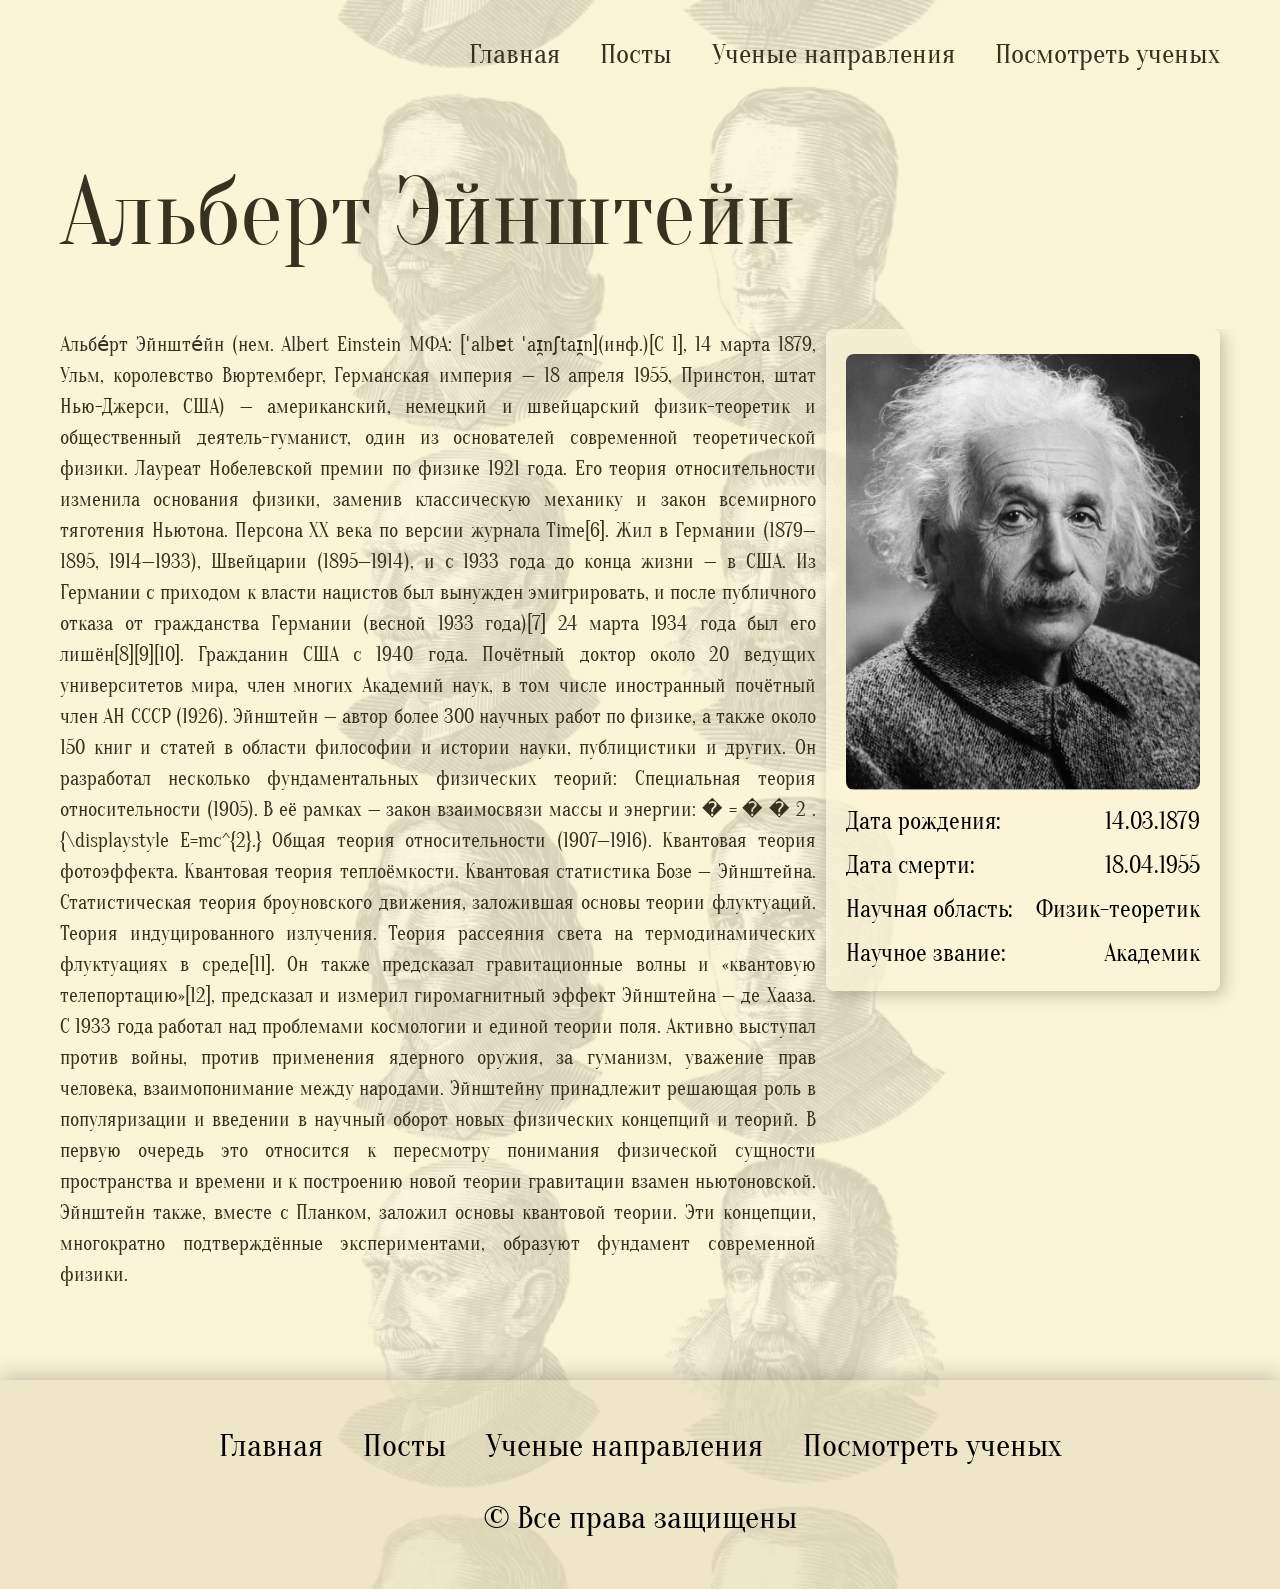
<file: einstein.html>
<!DOCTYPE html>
<html lang="en">
  <head>
    <meta charset="UTF-8" />
    <meta name="viewport" content="width=device-width, initial-scale=1.0" />
    <link rel="shortcut icon" href="https://www.svgrepo.com/download/104936/atom.svg" type="image/png">

    <link rel="stylesheet" href="./css/reset.css" />
    <link rel="stylesheet" href="./css/fonts.css" />
    <link rel="stylesheet" href="./css/style.css" />
    <title>Альберт Эйнштейн - Звезды науки</title>
  </head>
  <body>
    <header class="header">
      <div class="container">
        <div class="nav">
          <img src="./images/burger.svg" alt="" class="nav-button" />
          <ul class="nav-ul">
            <li><a href="./index.html" class="nav-li">Главная</a></li>
            <li><a href="./posts.html" class="nav-li">Посты</a></li>
            <li>
              <a href="./science.html" class="nav-li">Ученые направления</a>
            </li>
            <li>
              <a href="./scientists.html" class="nav-li">Посмотреть ученых</a>
            </li>
          </ul>
        </div>
        <div class="header-content">
          <div class="header-left">
            <h1 class="header-title">Альберт Эйнштейн</h1>
          </div>
        </div>
      </div>
    </header>
    <main>
      <div class="container">
        <div class="article-body">
          <p class="text">
            Альбе́рт Эйнште́йн (нем. Albert Einstein МФА: [ˈalbɐt
            ˈaɪ̯nʃtaɪ̯n](инф.)[C 1], 14 марта 1879, Ульм, королевство Вюртемберг,
            Германская империя — 18 апреля 1955, Принстон, штат Нью-Джерси, США)
            — американский, немецкий и швейцарский физик-теоретик и общественный
            деятель-гуманист, один из основателей современной теоретической
            физики. Лауреат Нобелевской премии по физике 1921 года. Его теория
            относительности изменила основания физики, заменив классическую
            механику и закон всемирного тяготения Ньютона. Персона XX века по
            версии журнала Time[6]. Жил в Германии (1879—1895, 1914—1933),
            Швейцарии (1895—1914), и с 1933 года до конца жизни — в США. Из
            Германии с приходом к власти нацистов был вынужден эмигрировать, и
            после публичного отказа от гражданства Германии (весной 1933
            года)[7] 24 марта 1934 года был его лишён[8][9][10]. Гражданин США с
            1940 года. Почётный доктор около 20 ведущих университетов мира, член
            многих Академий наук, в том числе иностранный почётный член АН СССР
            (1926). Эйнштейн — автор более 300 научных работ по физике, а также
            около 150 книг и статей в области философии и истории науки,
            публицистики и других. Он разработал несколько фундаментальных
            физических теорий: Специальная теория относительности (1905). В её
            рамках — закон взаимосвязи массы и энергии: � = � � 2 .
            {\displaystyle E=mc^{2}.} Общая теория относительности (1907—1916).
            Квантовая теория фотоэффекта. Квантовая теория теплоёмкости.
            Квантовая статистика Бозе — Эйнштейна. Статистическая теория
            броуновского движения, заложившая основы теории флуктуаций. Теория
            индуцированного излучения. Теория рассеяния света на
            термодинамических флуктуациях в среде[11]. Он также предсказал
            гравитационные волны и «квантовую телепортацию»[12], предсказал и
            измерил гиромагнитный эффект Эйнштейна — де Хааза. С 1933 года
            работал над проблемами космологии и единой теории поля. Активно
            выступал против войны, против применения ядерного оружия, за
            гуманизм, уважение прав человека, взаимопонимание между народами.
            Эйнштейну принадлежит решающая роль в популяризации и введении в
            научный оборот новых физических концепций и теорий. В первую очередь
            это относится к пересмотру понимания физической сущности
            пространства и времени и к построению новой теории гравитации взамен
            ньютоновской. Эйнштейн также, вместе с Планком, заложил основы
            квантовой теории. Эти концепции, многократно подтверждённые
            экспериментами, образуют фундамент современной физики.
          </p>
          <div class="article-info">
            <img src="./images/einstein.jpg" alt="" class="article-img" />
            <div class="article-fact">
              <p class="fact-text">Дата рождения:</p>
              <p class="fact-text">14.03.1879</p>
            </div>
            <div class="article-fact">
              <p class="fact-text">Дата смерти:</p>
              <p class="fact-text">18.04.1955</p>
            </div>
            <div class="article-fact">
              <p class="fact-text">Научная область:</p>
              <p class="fact-text">Физик-теоретик</p>
            </div>
            <div class="article-fact">
              <p class="fact-text">Научное звание:</p>
              <p class="fact-text">Академик</p>
            </div>
          </div>
        </div>
      </div>
    </main>
    <footer class="footer">
      <div class="container">
        <div class="footer-nav">
          <ul class="footer-nav-ul">
            <li><a href="./index.html" class="footer-nav-li">Главная</a></li>
            <li><a href="./posts.html" class="footer-nav-li">Посты</a></li>
            <li>
              <a href="./science.html" class="footer-nav-li"
                >Ученые направления</a
              >
            </li>
            <li>
              <a href="./scientists.html" class="footer-nav-li"
                >Посмотреть ученых</a
              >
            </li>
          </ul>
        </div>
        <span class="all-rights-reserved">© Все права защищены</span>
      </div>
    </footer>
    <script src="./js/nav.js"></script>
  </body>
</html>
</file>
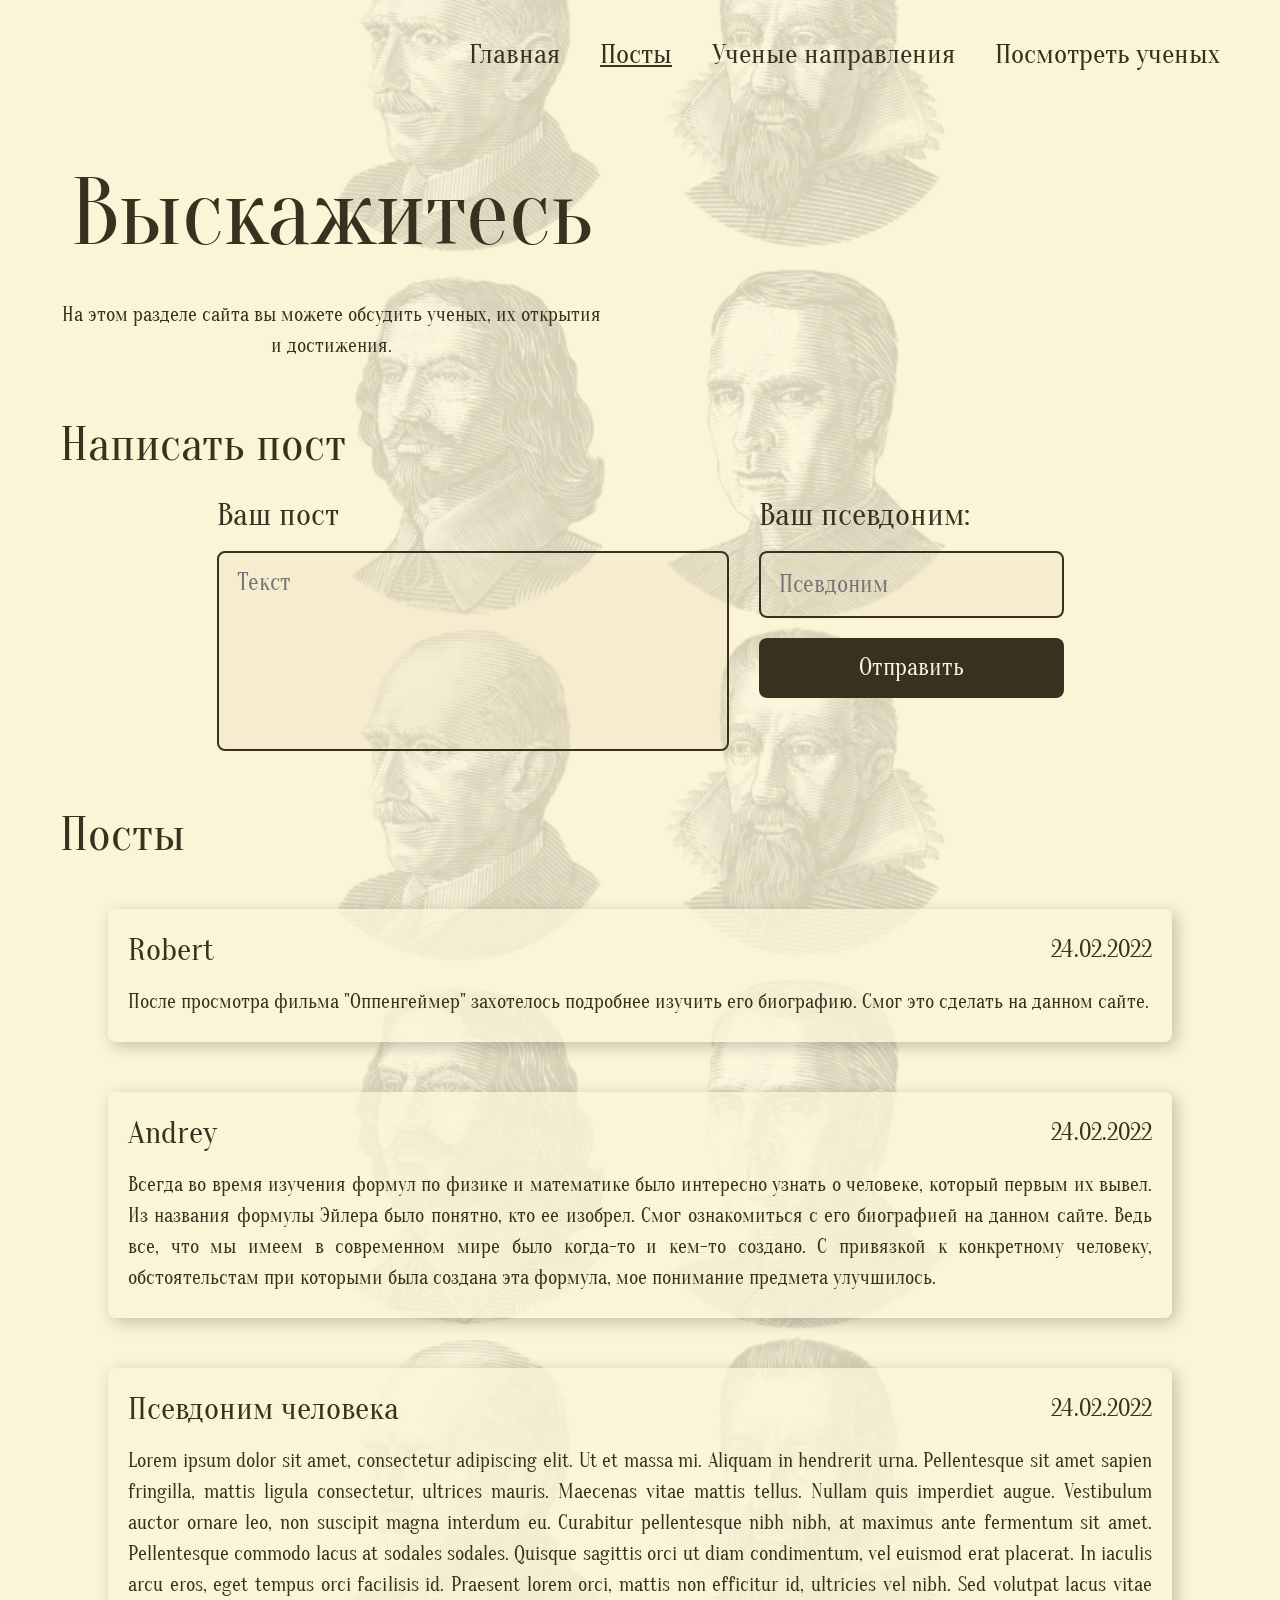
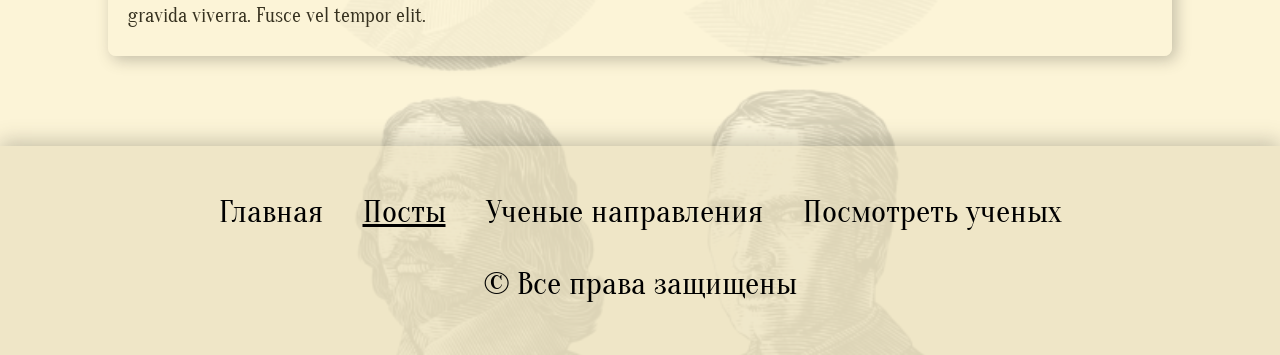
<file: posts.html>
<!DOCTYPE html>
<html lang="en">
<head>
    <meta charset="UTF-8">
    <meta name="viewport" content="width=device-width, initial-scale=1.0">
    <link rel="shortcut icon" href="https://www.svgrepo.com/download/104936/atom.svg" type="image/png">

    <link rel="stylesheet" href="./css/reset.css">
    <link rel="stylesheet" href="./css/fonts.css">
    <link rel="stylesheet" href="./css/style.css">
    <title>Известные ученые - посты</title>
</head>
<body>
    <header class="header">
        <div class="container">
            <div class="nav">
                <img src="./images/burger.svg" alt="" class="nav-button">
                <ul class="nav-ul">
                    <li><a href="./index.html" class="nav-li">Главная</a></li>
                    <li><a href="./posts.html" class="nav-li active">Посты</a></li>
                    <li><a href="./science.html" class="nav-li">Ученые направления</a></li>
                    <li><a href="./scientists.html" class="nav-li">Посмотреть ученых</a></li>
                </ul>
            </div>
            <div class="header-content">
                <div class="header-left">
                    <h1 class="header-title">Выскажитесь</h1>
                    <p class="header-text text">На этом разделе сайта вы можете обсудить ученых, их открытия и достижения.</p>
    
                </div>
            </div>
        </div>
    </header>
    <main>
        <div class="container">
            <div class="form">
                <h2 class="h2">Написать пост</h2>
                <form action="" class="post-form">
                    <div class="form-column">
                        <h3 class="h3 form-title">Ваш пост</h3>
                        <textarea name="" class="textarea" placeholder="Текст"></textarea>
                    </div>
                    <div class="form-column">
                        <h3 class="h3 form-title">Ваш псевдоним:</h3>
                        <input type="text" class="name" placeholder="Псевдоним">
                        <button class="form-button">Отправить</button>
                    </div>
                </form>
            </div>
            <div class="posts">
                <h2 class="h2">Посты</h2>
                <div class="posts-container">
                    <div class="post">
                        <div class="upper-post">
                            <p class="h3 nickname">Robert</p>
                            <p class="public-date">24.02.2022</p>
                        </div>
                        <p class="text post-text">После просмотра фильма "Оппенгеймер" захотелось подробнее изучить его биографию. Смог это сделать на данном сайте.</p>
                    </div>
                    <div class="post">
                        <div class="upper-post">
                            <p class="h3 nickname">Andrey</p>
                            <p class="public-date">24.02.2022</p>
                        </div>
                        <p class="text post-text">Всегда во время изучения формул по физике и математике было интересно узнать о человеке, который первым  их вывел. Из названия формулы Эйлера было понятно, кто ее изобрел. Смог ознакомиться с его биографией на данном сайте. Ведь все, что мы имеем в современном мире было когда-то и кем-то создано. С привязкой к конкретному человеку, обстоятельстам при которыми была создана эта формула, мое понимание предмета улучшилось.  </p>
                    </div>
                    <div class="post">
                        <div class="upper-post">
                            <p class="h3 nickname">Псевдоним человека</p>
                            <p class="public-date">24.02.2022</p>
                        </div>
                        <p class="text post-text">Lorem ipsum dolor sit amet, consectetur adipiscing elit. Ut et massa mi. Aliquam in hendrerit urna. Pellentesque sit amet sapien fringilla, mattis ligula consectetur, ultrices mauris. Maecenas vitae mattis tellus. Nullam quis imperdiet augue. Vestibulum auctor ornare leo, non suscipit magna interdum eu. Curabitur pellentesque nibh nibh, at maximus ante fermentum sit amet. Pellentesque commodo lacus at sodales sodales. Quisque sagittis orci ut diam condimentum, vel euismod erat placerat. In iaculis arcu eros, eget tempus orci facilisis id. Praesent lorem orci, mattis non efficitur id, ultricies vel nibh. Sed volutpat lacus vitae gravida viverra. Fusce vel tempor elit.</p>
                    </div>
                </div>
            </div>
        </div>
    </main>
    <footer class="footer">
        <div class="container">
            <div class="footer-nav">
                <ul class="footer-nav-ul">
                    <li><a href="./index.html" class="footer-nav-li">Главная</a></li>
                    <li><a href="./posts.html" class="footer-nav-li active">Посты</a></li>
                    <li><a href="./science.html" class="footer-nav-li">Ученые направления</a></li>
                    <li><a href="./scientists.html" class="footer-nav-li">Посмотреть ученых</a></li>
                </ul>
            </div>
            <span class="all-rights-reserved">© Все права защищены</span>
        </div>
    </footer>
    <script src="./js/nav.js"></script>
    <script src="./js/post.js"></script>
</body>
</html>
</file>
<file: css/fonts.css>
@import url(https://fonts.googleapis.com/css?family=Oranienbaum:regular);
</file>
<file: css/style.css>
body {
  font-family: Oranienbaum;
  display: flex;
  flex-direction: column;
  background-image: url("../images/bg.png");
  background-position: center;
  background-size: 50%;
  background-repeat: repeat-y;
  background-color: #FCF4D7;
  color: #373220;
  gap: 60px;
  min-height: 100vh;
}



.index-header {
  padding: 40px 0 30px;
  overflow: hidden;
}
.index-header .container {
  gap: 17vh;
}


.header {
  padding: 40px 0 0px;
  overflow: hidden;
}
.header .container {
  gap: 90px;
}


.container {
  max-width: 1440px;
  margin: 0 auto;
  padding-left: 80px;
  padding-right: 80px;
  display: flex;
  flex-direction: column;
}



.nav {
  align-self: flex-end;
}

.nav-button {
  position: relative;
  z-index: 1001;
  display: none;
  width: 50px;
  transition: all 0.1s ease-in-out;
}
.nav-button:active {
  transform: scale(0.9);
}


.fixed {
  position: fixed;
  right: 15px;
  top: 40px;
}

.no-button {
  padding-top: 37.5px;
}

.nav-ul {
  display: flex;
  gap: 40px;
  align-items: center;
  transition: all 0.3s ease-in-out;
}


.nav-li {
  position: relative;
  top: 0;
  font-size: 28px;
  font-style: normal;
  font-weight: 400;
  line-height: 100%; /* 28px */
  color: #373220;
  transition: all 0.3s ease-in-out;
}
.nav-li:hover {
  top: -3px;
}

.header-content {
  align-self: stretch;
  display: flex;
  justify-content: space-between;
  align-items: center;
  gap: 40px;
}


.header-left {
  display: flex;
  flex-direction: column;
  align-items: center;
  gap: 30px;
}

.header-title {
  font-size: 96px;
  font-style: normal;
  font-weight: 400;
  line-height: normal;
  text-align: center;
}



.active {
  text-decoration: underline !important;
}

.text {
  font-size: 20px;
  font-style: normal;
  font-weight: 400;
  line-height: 155%; /* 31px */
}

.header-text {
  max-width: 542px;
  text-align: center;
}

.header-image {
  width: 403px;
}


.popular-scientists {
  display: flex;
  flex-direction: column;
  gap: 50px;
}

main {
  overflow: hidden;
  flex: 1 0 auto;
}
main .container {
  display: flex;
  flex-direction: column;
  gap: 60px;
}

.h2 {
  font-size: 48px;
  font-style: normal;
  font-weight: 400;
  line-height: 100%; /* 48px */
}



.scientists-items {
  display: flex;
  gap: 40px;
  flex-wrap: wrap;
  justify-content: center;
}

.scientists-item {
  position: relative;
  overflow: hidden;
  width: 400px;
  height: 491px;
  border-radius: 8px;
}
.scientists-item:hover .scientists-info {
  height: 30%;
}
.scientists-item:hover .scientitsts-image {
  transform: scale(1.2);
}


.scientitsts-image {
  transition: all 0.2s ease-in-out;
  position: relative;
  -o-object-fit: cover;
     object-fit: cover;
  z-index: 1;
  width: 100%;
  height: 100%;
}

.scientists-info {
  transition: all 0.2s ease-in-out;
  height: 20%;
  position: absolute;
  z-index: 2;
  bottom: 0;
  left: 0;
  width: 100%;
  padding: 20px;
  background: rgba(30, 30, 30, 0.73);
  display: flex;
  align-items: flex-end;
  justify-content: flex-end;
}

.h3 {
  color: #FFF;
  font-size: 32px;
  font-style: normal;
  font-weight: 400;
  line-height: 100%; /* 32px */
}


.scientists-title {
  text-align: end;
}

.science {
  display: flex;
  flex-direction: column;
  gap: 50px;
}

.science-items {
  display: flex;
  flex-wrap: wrap;
  justify-content: center;
  gap: 20px;
}

.science-item {
  position: relative;
  width: 305px;
  height: 305px;
  overflow: hidden;
  border-radius: 8px;
}
.science-item:hover .science-info {
  opacity: 1;
}
.science-item:hover .science-image {
  transform: scale(1.2);
}


.science-image {
  position: relative;
  -o-object-fit: cover;
     object-fit: cover;
  transition: all 0.3s ease-in-out;
  z-index: 1;
  height: 100%;
  width: 100%;
}

.science-info {
  opacity: 0;
  position: absolute;
  z-index: 2;
  top: 0;
  bottom: 0;
  right: 0;
  left: 0;
  display: flex;
  align-items: center;
  justify-content: center;
  background-color: rgba(0, 0, 0, 0.6);
  transition: all 0.3s ease-in-out;
}
@media (hover: none) {
  .science-info {
    top: unset;
    padding: 20px;
    opacity: 1;
  }
}

.science-title {
  text-align: center;
}

.footer {
  overflow: hidden;
  padding: 50px 0 55px;
  background: rgba(227, 217, 184, 0.5);
  box-shadow: 0px -4px 20px 0px rgba(86, 83, 69, 0.33);
}
.footer .container {
  align-items: center;
  gap: 40px;
}

.search {
  align-self: flex-end;
  position: relative;
}
.search::before {
  content: "";
  position: absolute;
  width: 27px;
  height: 27px;
  background-image: url("../images/lupa.svg");
  background-position: center;
  background-size: contain;
  background-repeat: no-repeat;
  top: 50%;
  right: 10px;
  transform: translateY(-50%);
}

.search-window {
  padding: 15px 37px 15px 10px;
  color: #373220;
  text-align: left;
  font-family: Oranienbaum;
  font-size: 28px;
  font-style: normal;
  font-weight: 400;
  line-height: 100%; /* 28px */
  border-bottom: 2px solid #373220;
}


.footer-nav-ul {
  display: flex;
  -moz-column-gap: 40px;
       column-gap: 40px;
  row-gap: 30px;
  align-items: center;
  flex-wrap: wrap;
  justify-content: center;
  text-align: center;
}

.footer-nav-li {
  position: relative;
  top: 0;
  color: #000;
  text-align: center;
  font-size: 32px;
  font-style: normal;
  font-weight: 400;
  line-height: 100%; /* 32px */
  transition: all 0.3s ease-in-out;
}
.footer-nav-li:hover {
  top: -3px;
}


.all-rights-reserved {
  color: #000;
  text-align: center;
  font-size: 32px;
  font-style: normal;
  font-weight: 400;
  line-height: 100%; /* 32px */
}


.article-body {
  margin-bottom: 30px;
  display: flex;
  align-items: start;
  gap: 10px;
}
.article-body > p {
  text-align: justify;
}


.article-info {
  display: flex;
  flex-direction: column;
  flex: 0 0 34%;
  padding: 25px 20px;
  gap: 20px;
  border-radius: 8px;
  background: rgba(252, 244, 215, 0.75);
  box-shadow: 4px 4px 15px 0px rgba(86, 83, 69, 0.33);
  min-width: 320px;
}


.article-img {
  align-self: center;
  width: 100%;
  border-radius: 8px;
}

.article-fact {
  display: flex;
  justify-content: space-between;
  gap: 20px;
  color: #000;
  font-family: Oranienbaum;
  font-size: 24px;
  font-style: normal;
  font-weight: 400;
  line-height: 100%; /* 24px */
}


.fact-text:nth-of-type(2) {
  text-align: end;
}

.form {
  display: flex;
  flex-direction: column;
  gap: 30px;
}

.form-title {
  color: #373220;
}

.post-form {
  align-self: center;
  display: flex;
  gap: 30px;
}


.form-column {
  display: flex;
  flex-direction: column;
  gap: 20px;
}

.textarea {
  width: 512px;
  height: 200px;
  resize: none;
  padding: 18px;
  border-radius: 8px;
  border: 2px solid #373220;
  background: rgba(227, 217, 184, 0.3);
  color: rgb(55, 50, 32);
  font-size: 24px;
  font-style: normal;
  font-weight: 400;
  line-height: 100%; /* 24px */
}


.name {
  width: 305px;
  padding: 18px;
  border-radius: 8px;
  border: 2px solid #373220;
  background: rgba(227, 217, 184, 0.3);
  color: rgb(55, 50, 32);
  font-size: 24px;
  font-style: normal;
  font-weight: 400;
  line-height: 100%; /* 24px */
}


.form-button {
  padding: 18px;
  border-radius: 8px;
  background: #373220;
  color: #FCF4D7;
  font-family: Oranienbaum;
  font-size: 24px;
  font-style: normal;
  font-weight: 400;
  line-height: 100%; /* 24px */
  transition: all 0.3s ease-in-out;
}
.form-button:hover {
  transform: scale(1.05);
}

.posts {
  display: flex;
  flex-direction: column;
  gap: 50px;
}

.posts-container {
  margin-bottom: 30px;
  align-self: center;
  display: flex;
  flex-direction: column;
  align-items: center;
  gap: 50px;
}

.post {
  border-radius: 8px;
  background: rgba(252, 244, 215, 0.75);
  /* Shadow */
  box-shadow: 4px 4px 15px 0px rgba(86, 83, 69, 0.33);
  display: flex;
  flex-direction: column;
  gap: 20px;
  padding: 25px 20px;
  max-width: 1064px;
  width: 100%;
}

.upper-post {
  display: flex;
  justify-content: space-between;
  align-items: center;
}

.nickname {
  color: #373220;
}

.public-date {
  font-size: 24px;
  font-style: normal;
  font-weight: 400;
  line-height: 100%; /* 24px */
  text-align: end;
}


.post-text {
  text-align: justify;
}

@media (max-width: 1450px) {
  .container {
    padding-left: 60px;
    padding-right: 60px;
  }
}

@media (max-width: 1050px) {
  body {
    background-size: 70%;
  }
  .index-header .container {
    gap: 12vh;
  }
  .header .container {
    gap: 70px;
  }
  .container {
    padding-left: 40px;
    padding-right: 40px;
  }
  .nav-button {
    display: block;
  }
  .nav-ul {
    flex-direction: column;
    position: fixed;
    z-index: 999;
    left: -320px;
    top: 0;
    bottom: -200px;
    padding: 50px 20px;
    width: 320px;
    background-color: #dfd8be;
  }
  .nav-ul-active {
    left: 0px;
    opacity: 1;
  }
  .header-title {
    font-size: 64px;
  }
  .header-image {
    width: 300px;
  }
  .h2 {
    font-size: 36px;
  }
  .scientists-item {
    width: 300px;
    height: 391px;
  }
  .h3 {
    font-size: 28px;
  }
  .science-item {
    width: 255px;
    height: 255px;
  }
  .footer-nav-li {
    font-size: 28px;
  }
  .all-rights-reserved {
    font-size: 28px;
  }
  .article-fact {
    font-size: 20px;
  }
  .textarea {
    width: 400px;
  }
  .public-date {
    font-size: 20px;
  }
}

@media (max-width: 800px) {
  body {
    gap: 40px;
  }
  .index-header .container {
    gap: 8vh;
  }
  .header .container {
    gap: 50px;
  }
  .container {
    padding-left: 15px;
    padding-right: 15px;
  }
  .header-content {
    flex-direction: column;
  }
  .header-title {
    font-size: 48px;
  }
  .h2 {
    font-size: 32px;
  }
  .h3 {
    font-size: 24px;
  }
  .science-item {
    width: 180px;
    height: 205px;
  }
  .footer-nav-li {
    font-size: 24px;
  }
  .all-rights-reserved {
    font-size: 24px;
  }
  .article-body {
    flex-direction: column-reverse;
  }
  .article-info {
    width: 70%;
    align-self: center;
  }
  .post-form {
    flex-direction: column;
    width: 80%;
  }
  .textarea {
    width: 100%;
  }
  .name {
    width: 100%;
  }
  .post {
    padding: 20px 15px;
  }
  .public-date {
    font-size: 18px;
  }
}

@media (max-width: 450px) {
  .header .container {
    gap: 30px;
  }
  .science-item {
    width: 100%;
  }
  .search-window {
    font-size: 24px;
  }
  .post-form {
    width: 100%;
  }
}
</file>
